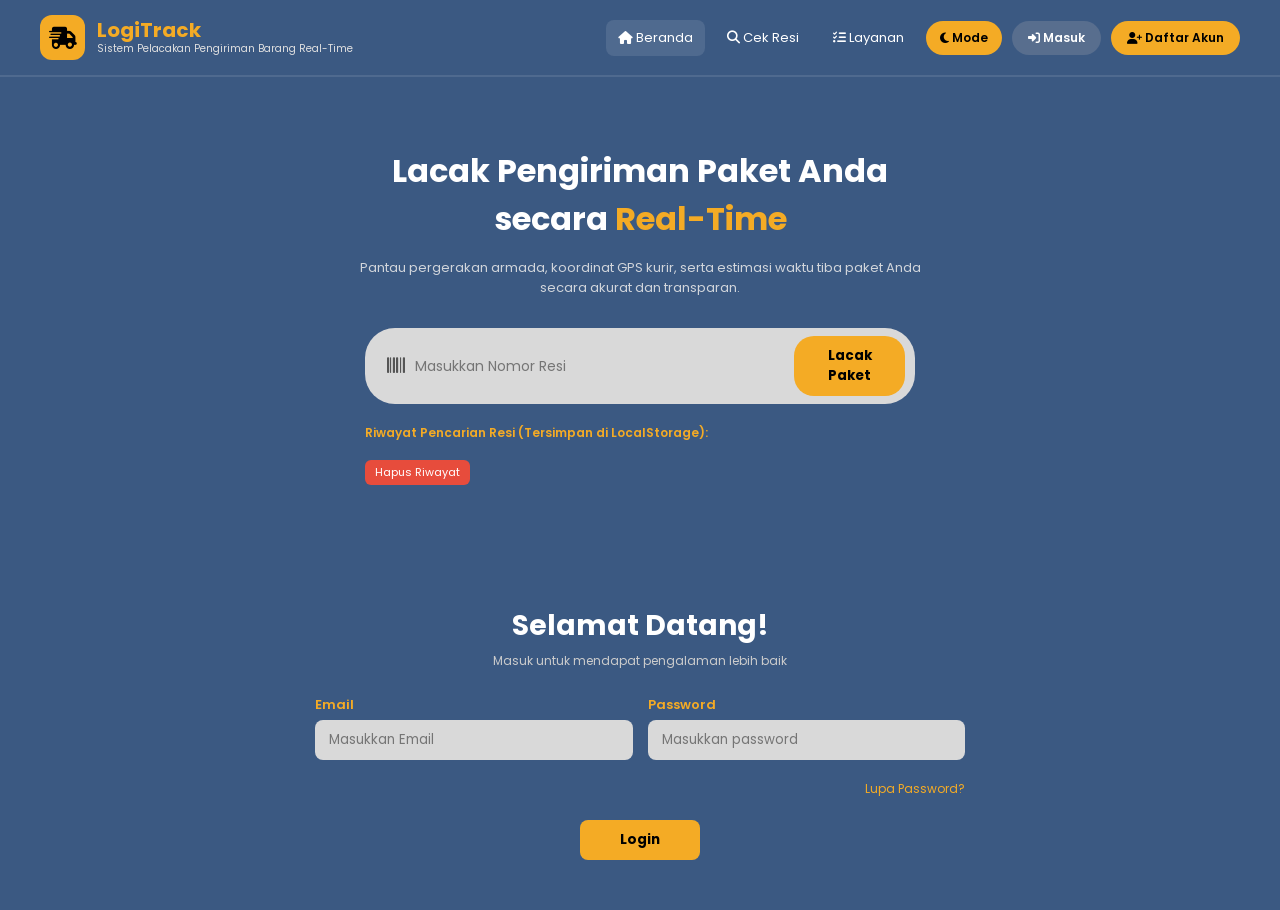
<file: LogiTrack/index.html>
<!DOCTYPE html>
<html lang="id">
<head>
  <meta charset="UTF-8">
  <meta name="viewport" content="width=device-width, initial-scale=1.0">
  <title>LogiTrack - Sistem Pelacakan Pengiriman Barang Real-Time</title>
  
  <!-- Font Awesome & Google Fonts -->
  <link rel="stylesheet" href="https://cdnjs.cloudflare.com/ajax/libs/font-awesome/6.4.0/css/all.min.css">
  <link href="https://fonts.googleapis.com/css2?family=Poppins:wght@400;500;600;700&display=swap" rel="stylesheet">
  
  <link rel="stylesheet" href="style.css">
</head>
<body>

  <div id="toast-container"></div>

  <!-- Navbar -->
  <header class="navbar">
    <div class="logo-container">
      <div class="logo-icon"><i class="fa-solid fa-truck-fast"></i></div>
      <div class="logo-text">
        <h1>LogiTrack</h1>
        <p>Sistem Pelacakan Pengiriman Barang Real-Time</p>
      </div>
    </div>

    <nav class="nav-menu">
      <a href="#hero" class="nav-link active"><i class="fa-solid fa-house"></i> Beranda</a>
      <a href="#hero" class="nav-link"><i class="fa-solid fa-magnifying-glass"></i> Cek Resi</a>
      <a href="#dashboard" class="nav-link"><i class="fa-solid fa-list-check"></i> Layanan</a>
      
      <button id="btn-theme" class="btn-theme"><i class="fa-solid fa-moon"></i> Mode</button>
      <a href="#login" class="btn-nav btn-masuk"><i class="fa-solid fa-right-to-bracket"></i> Masuk</a>
      <a href="#register" class="btn-nav btn-daftar"><i class="fa-solid fa-user-plus"></i> Daftar Akun</a>
    </nav>
  </header>

  <!-- Section 1: Hero & Cek Resi -->
  <section id="hero" class="hero-section">
    <div class="hero-content">
      <h2>Lacak Pengiriman Paket Anda<br>secara <span class="highlight">Real-Time</span></h2>
      <p class="hero-desc">
        Pantau pergerakan armada, koordinat GPS kurir, serta estimasi waktu tiba paket Anda secara akurat dan transparan.
      </p>

      <div class="search-box">
        <i class="fa-solid fa-barcode search-icon"></i>
        <input type="text" id="input-resi" placeholder="Masukkan Nomor Resi">
        <button id="btn-lacak" class="btn-lacak">Lacak Paket</button>
      </div>

      <!-- Riwayat Pencarian Resi -->
      <div class="history-wrapper">
        <p class="history-title">Riwayat Pencarian Resi (Tersimpan di LocalStorage):</p>
        <div id="history-list" class="history-list"></div>
        <button id="btn-clear-history" style="margin-top: 10px; background: #e74c3c; color: white; border: none; padding: 4px 10px; border-radius: 6px; cursor: pointer; font-size: 11px;">Hapus Riwayat</button>
      </div>
    </div>
  </section>

  <!-- Section 2: Halaman Login -->
  <section id="login" class="form-section">
    <div class="form-container">
      <h3>Selamat Datang!</h3>
      <p class="form-subtitle">Masuk untuk mendapat pengalaman lebih baik</p>

      <form id="form-login">
        <div class="form-row">
          <div class="form-group">
            <label>Email</label>
            <input type="email" id="login-email" placeholder="Masukkan Email" required>
          </div>
          <div class="form-group">
            <label>Password</label>
            <input type="password" id="login-pass" placeholder="Masukkan password" required>
          </div>
        </div>
        <div class="forgot-pass"><a href="#">Lupa Password?</a></div>
        <button type="submit" class="btn-submit">Login</button>
      </form>
    </div>
  </section>

  <!-- Script JavaScript Utama -->
  <script src="script.js"></script>
</body>
</html>
</file>
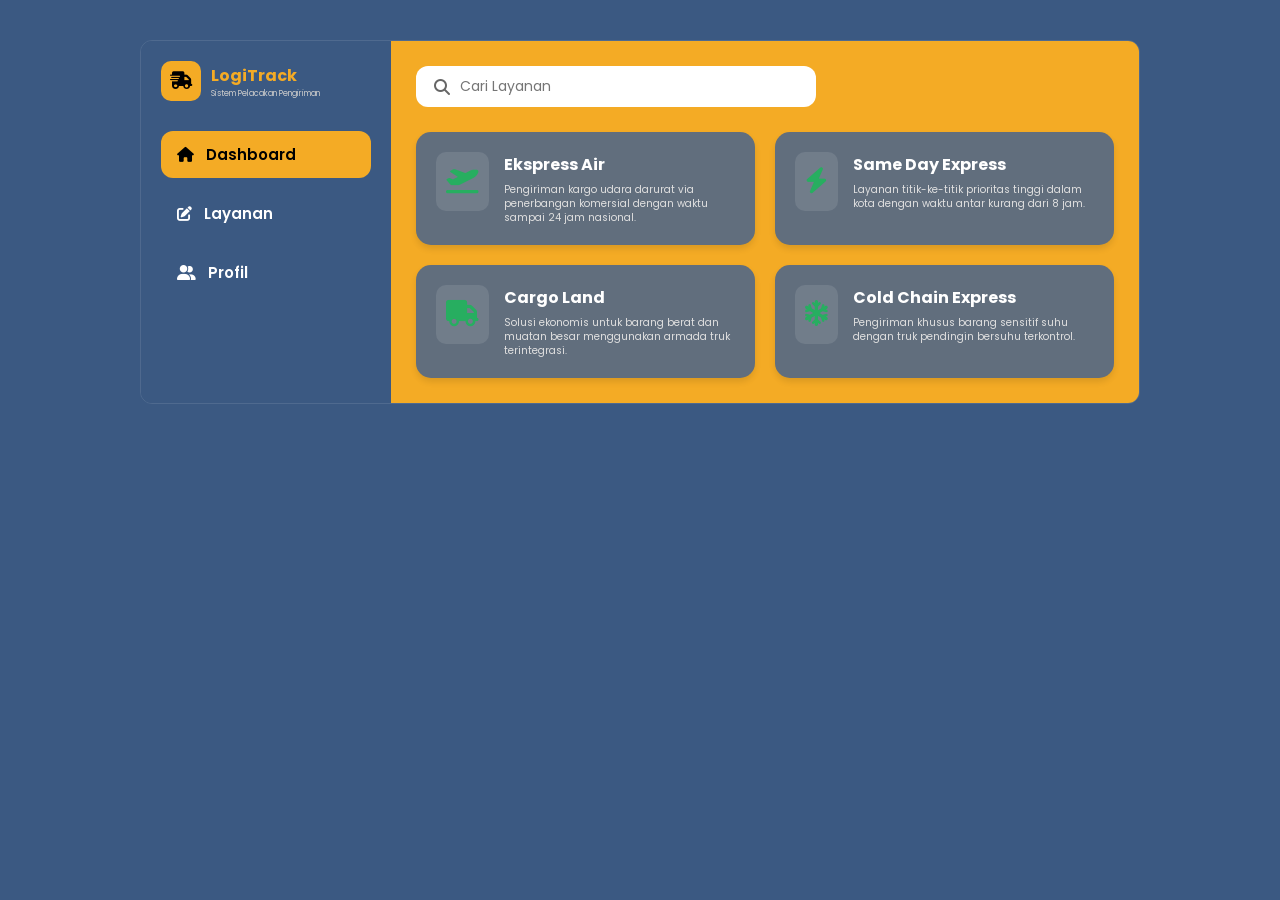
<file: LogiTrack/dashboard.html>
<!DOCTYPE html>
<html lang="id">
<head>
  <meta charset="UTF-8">
  <meta name="viewport" content="width=device-width, initial-scale=1.0">
  <title>LogiTrack - Dashboard</title>
  <link rel="stylesheet" href="https://cdnjs.cloudflare.com/ajax/libs/font-awesome/6.4.0/css/all.min.css">
  <link href="https://fonts.googleapis.com/css2?family=Poppins:wght@400;500;600;700&display=swap" rel="stylesheet">
  <style>
    * { margin: 0; padding: 0; box-sizing: border-box; font-family: 'Poppins', sans-serif; }
    body { background-color: #3b5982; color: #ffffff; min-height: 100vh; padding: 20px; }

    .dashboard-wrapper {
      display: flex; max-width: 1000px; margin: 20px auto;
      border-radius: 12px; overflow: hidden; border: 1px solid rgba(255, 255, 255, 0.1);
    }

    /* Sidebar */
    .sidebar { width: 250px; background-color: #3b5982; padding: 20px; }
    .sidebar-logo { display: flex; align-items: center; gap: 10px; margin-bottom: 30px; }
    .logo-icon {
      background-color: #f4ab25; color: #000; width: 40px; height: 40px;
      border-radius: 10px; display: flex; align-items: center; justify-content: center; font-size: 18px;
    }
    .logo-text h2 { font-size: 16px; color: #f4ab25; }
    .logo-text p { font-size: 8px; color: #ccc; }

    .sidebar-menu { list-style: none; }
    .sidebar-menu li { margin-bottom: 12px; }
    .sidebar-menu a {
      display: flex; align-items: center; gap: 12px; color: #ffffff;
      text-decoration: none; font-size: 15px; font-weight: 600; padding: 12px 16px; border-radius: 12px;
    }
    .sidebar-menu li.active a { background-color: #f4ab25; color: #000000; }

    /* Main Content Area */
    .dashboard-content { flex: 1; background-color: #f4ab25; padding: 25px; color: #333; }
    .search-bar {
      background-color: #ffffff; padding: 10px 18px; border-radius: 12px;
      display: flex; align-items: center; gap: 10px; margin-bottom: 25px; max-width: 400px;
    }
    .search-bar input { border: none; outline: none; width: 100%; font-size: 14px; }

    .services-grid { display: grid; grid-template-columns: 1fr 1fr; gap: 20px; }
    .service-card {
      background-color: #616e7d; border-radius: 15px; padding: 20px;
      display: flex; gap: 15px; align-items: flex-start; color: #ffffff;
      box-shadow: 0 4px 6px rgba(0,0,0,0.1);
    }
    .card-icon {
      font-size: 26px; color: #27ae60; background-color: rgba(255, 255, 255, 0.1);
      padding: 10px; border-radius: 10px;
    }
    .card-text h3 { font-size: 16px; margin-bottom: 6px; }
    .card-text p { font-size: 10px; line-height: 1.4; color: #e0e0e0; }
  </style>
</head>
<body>

  <div class="dashboard-wrapper">
    <!-- Sidebar -->
    <aside class="sidebar">
      <div class="sidebar-logo">
        <div class="logo-icon"><i class="fa-solid fa-truck-fast"></i></div>
        <div class="logo-text">
          <h2>LogiTrack</h2>
          <p>Sistem Pelacakan Pengiriman</p>
        </div>
      </div>
      <ul class="sidebar-menu">
        <li class="active"><a href="dashboard.html"><i class="fa-solid fa-house"></i> Dashboard</a></li>
        <li><a href="layanan.html"><i class="fa-solid fa-pen-to-square"></i> Layanan</a></li>
        <li><a href="profil.html"><i class="fa-solid fa-user-group"></i> Profil</a></li>
      </ul>
    </aside>

    <!-- Content -->
    <main class="dashboard-content">
      <div class="search-bar">
        <i class="fa-solid fa-magnifying-glass" style="color: #666;"></i>
        <input type="text" placeholder="Cari Layanan">
      </div>

      <div class="services-grid">
        <div class="service-card">
          <div class="card-icon"><i class="fa-solid fa-plane-departure"></i></div>
          <div class="card-text">
            <h3>Ekspress Air</h3>
            <p>Pengiriman kargo udara darurat via penerbangan komersial dengan waktu sampai 24 jam nasional.</p>
          </div>
        </div>

        <div class="service-card">
          <div class="card-icon"><i class="fa-solid fa-bolt"></i></div>
          <div class="card-text">
            <h3>Same Day Express</h3>
            <p>Layanan titik-ke-titik prioritas tinggi dalam kota dengan waktu antar kurang dari 8 jam.</p>
          </div>
        </div>

        <div class="service-card">
          <div class="card-icon"><i class="fa-solid fa-truck"></i></div>
          <div class="card-text">
            <h3>Cargo Land</h3>
            <p>Solusi ekonomis untuk barang berat dan muatan besar menggunakan armada truk terintegrasi.</p>
          </div>
        </div>

        <div class="service-card">
          <div class="card-icon"><i class="fa-solid fa-snowflake"></i></div>
          <div class="card-text">
            <h3>Cold Chain Express</h3>
            <p>Pengiriman khusus barang sensitif suhu dengan truk pendingin bersuhu terkontrol.</p>
          </div>
        </div>
      </div>
    </main>
  </div>

</body>
</html>
</file>
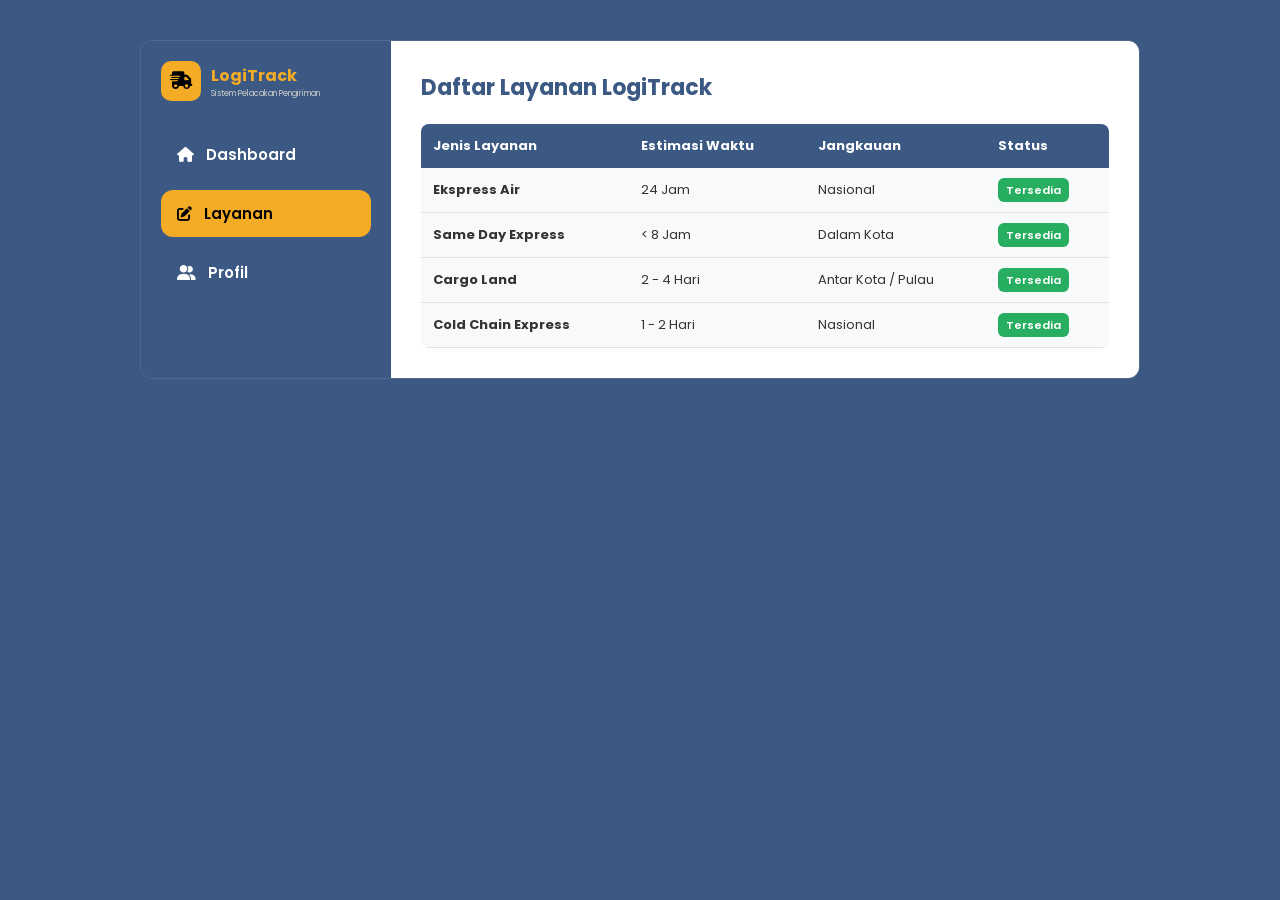
<file: LogiTrack/layanan.html>
<!DOCTYPE html>
<html lang="id">
<head>
  <meta charset="UTF-8">
  <meta name="viewport" content="width=device-width, initial-scale=1.0">
  <title>LogiTrack - Layanan</title>
  <link rel="stylesheet" href="https://cdnjs.cloudflare.com/ajax/libs/font-awesome/6.4.0/css/all.min.css">
  <link href="https://fonts.googleapis.com/css2?family=Poppins:wght@400;500;600;700&display=swap" rel="stylesheet">
  <style>
    * { margin: 0; padding: 0; box-sizing: border-box; font-family: 'Poppins', sans-serif; }
    body { background-color: #3b5982; color: #ffffff; min-height: 100vh; padding: 20px; }

    .dashboard-wrapper {
      display: flex; max-width: 1000px; margin: 20px auto;
      border-radius: 12px; overflow: hidden; border: 1px solid rgba(255, 255, 255, 0.1);
    }

    .sidebar { width: 250px; background-color: #3b5982; padding: 20px; }
    .sidebar-logo { display: flex; align-items: center; gap: 10px; margin-bottom: 30px; }
    .logo-icon {
      background-color: #f4ab25; color: #000; width: 40px; height: 40px;
      border-radius: 10px; display: flex; align-items: center; justify-content: center; font-size: 18px;
    }
    .logo-text h2 { font-size: 16px; color: #f4ab25; }
    .logo-text p { font-size: 8px; color: #ccc; }

    .sidebar-menu { list-style: none; }
    .sidebar-menu li { margin-bottom: 12px; }
    .sidebar-menu a {
      display: flex; align-items: center; gap: 12px; color: #ffffff;
      text-decoration: none; font-size: 15px; font-weight: 600; padding: 12px 16px; border-radius: 12px;
    }
    .sidebar-menu li.active a { background-color: #f4ab25; color: #000000; }

    .dashboard-content { flex: 1; background-color: #ffffff; padding: 30px; color: #333; }
    .dashboard-content h2 { color: #3b5982; margin-bottom: 20px; font-size: 22px; }

    .service-table {
      width: 100%; border-collapse: collapse; background-color: #f8f9fa;
      border-radius: 8px; overflow: hidden; font-size: 13px;
    }
    .service-table th { background-color: #3b5982; color: #ffffff; text-align: left; padding: 12px; }
    .service-table td { padding: 12px; border-bottom: 1px solid #e0e0e0; }
    .status-tag {
      background-color: #27ae60; color: #fff; padding: 4px 8px;
      border-radius: 6px; font-size: 11px; font-weight: 600;
    }
  </style>
</head>
<body>

  <div class="dashboard-wrapper">
    <!-- Sidebar -->
    <aside class="sidebar">
      <div class="sidebar-logo">
        <div class="logo-icon"><i class="fa-solid fa-truck-fast"></i></div>
        <div class="logo-text">
          <h2>LogiTrack</h2>
          <p>Sistem Pelacakan Pengiriman</p>
        </div>
      </div>
      <ul class="sidebar-menu">
        <li><a href="dashboard.html"><i class="fa-solid fa-house"></i> Dashboard</a></li>
        <li class="active"><a href="layanan.html"><i class="fa-solid fa-pen-to-square"></i> Layanan</a></li>
        <li><a href="profil.html"><i class="fa-solid fa-user-group"></i> Profil</a></li>
      </ul>
    </aside>

    <!-- Content -->
    <main class="dashboard-content">
      <h2>Daftar Layanan LogiTrack</h2>
      <table class="service-table">
        <thead>
          <tr>
            <th>Jenis Layanan</th>
            <th>Estimasi Waktu</th>
            <th>Jangkauan</th>
            <th>Status</th>
          </tr>
        </thead>
        <tbody>
          <tr>
            <td><strong>Ekspress Air</strong></td>
            <td>24 Jam</td>
            <td>Nasional</td>
            <td><span class="status-tag">Tersedia</span></td>
          </tr>
          <tr>
            <td><strong>Same Day Express</strong></td>
            <td>< 8 Jam</td>
            <td>Dalam Kota</td>
            <td><span class="status-tag">Tersedia</span></td>
          </tr>
          <tr>
            <td><strong>Cargo Land</strong></td>
            <td>2 - 4 Hari</td>
            <td>Antar Kota / Pulau</td>
            <td><span class="status-tag">Tersedia</span></td>
          </tr>
          <tr>
            <td><strong>Cold Chain Express</strong></td>
            <td>1 - 2 Hari</td>
            <td>Nasional</td>
            <td><span class="status-tag">Tersedia</span></td>
          </tr>
        </tbody>
      </table>
    </main>
  </div>

</body>
</html>
</file>
<file: LogiTrack/style.css>
* {
  margin: 0;
  padding: 0;
  box-sizing: border-box;
  font-family: 'Poppins', sans-serif;
}

body {
  background-color: #3b5982;
  color: #ffffff;
  min-height: 100vh;
}

/* Navbar */
.navbar {
  display: flex;
  justify-content: space-between;
  align-items: center;
  padding: 15px 40px;
  background-color: #3b5982;
  border-bottom: 2px solid rgba(255, 255, 255, 0.1);
}

.logo-container { display: flex; align-items: center; gap: 12px; }
.logo-icon {
  background-color: #f4ab25;
  color: #000;
  width: 45px;
  height: 45px;
  border-radius: 12px;
  display: flex;
  align-items: center;
  justify-content: center;
  font-size: 22px;
}
.logo-icon.small { width: 35px; height: 35px; font-size: 16px; }
.logo-text h1 { font-size: 20px; color: #f4ab25; font-weight: 700; line-height: 1.1; }
.logo-text p { font-size: 10px; color: #e0e0e0; }

.nav-menu { display: flex; align-items: center; gap: 10px; }
.nav-link {
  color: #ffffff;
  text-decoration: none;
  font-size: 13px;
  padding: 8px 12px;
  border-radius: 8px;
}
.nav-link.active, .nav-link:hover { background-color: rgba(255, 255, 255, 0.1); }

.btn-nav {
  text-decoration: none;
  font-size: 12px;
  padding: 8px 16px;
  border-radius: 20px;
  font-weight: 600;
}
.btn-masuk { background-color: #586e8e; color: #ffffff; }
.btn-daftar { background-color: #f4ab25; color: #000000; }
.btn-theme {
  background-color: #f4ab25;
  color: #000000;
  border: none;
  padding: 8px 14px;
  border-radius: 20px;
  font-size: 12px;
  font-weight: 600;
  cursor: pointer;
}

/* Hero Section */
.hero-section { padding: 70px 20px; text-align: center; }
.hero-content h2 { font-size: 32px; font-weight: 700; margin-bottom: 15px; }
.hero-content .highlight { color: #f4ab25; }
.hero-desc { max-width: 600px; margin: 0 auto 30px auto; font-size: 13px; color: #d1d5db; }

.search-box {
  background-color: #d9d9d9;
  max-width: 550px;
  margin: 0 auto;
  padding: 8px 10px;
  border-radius: 30px;
  display: flex;
  align-items: center;
  gap: 10px;
}
.search-icon { color: #555; font-size: 18px; margin-left: 12px; }
.search-box input {
  border: none; outline: none; background: transparent; width: 100%; font-size: 14px; color: #333;
}
.btn-lacak {
  background-color: #f4ab25;
  border: none; padding: 10px 24px; border-radius: 20px; font-weight: 700; cursor: pointer; color: #000;
}

/* Form Sections */
.form-section { padding: 50px 20px; display: flex; justify-content: center; }
.form-container { width: 100%; max-width: 650px; text-align: center; }
.form-container h3 { font-size: 28px; margin-bottom: 5px; }
.form-subtitle { font-size: 12px; color: #ccc; margin-bottom: 25px; }
.form-row { display: flex; gap: 15px; margin-bottom: 15px; }
.form-group { flex: 1; text-align: left; }
.form-group label { display: block; font-size: 13px; color: #f4ab25; margin-bottom: 5px; font-weight: 600; }
.form-group input {
  width: 100%; padding: 10px 14px; border-radius: 8px; border: none; background: #d9d9d9; outline: none;
}
.forgot-pass { text-align: right; margin-bottom: 20px; }
.forgot-pass a { color: #f4ab25; text-decoration: none; font-size: 12px; }
.btn-submit {
  background-color: #f4ab25; color: #000; font-weight: 700; padding: 10px 40px; border: none; border-radius: 8px; cursor: pointer;
}

/* Dashboard Section */
.dashboard-section { padding: 40px 20px; display: flex; justify-content: center; }
.dashboard-wrapper { display: flex; width: 100%; max-width: 900px; background-color: #3b5982; border-radius: 12px; overflow: hidden; border: 1px solid rgba(255,255,255,0.1); }
.sidebar { width: 240px; padding: 20px; border-right: 2px solid rgba(255,255,255,0.1); }
.sidebar-logo { display: flex; align-items: center; gap: 10px; margin-bottom: 25px; }
.sidebar-logo h2 { font-size: 15px; color: #f4ab25; }
.sidebar-logo p { font-size: 8px; color: #ccc; }
.sidebar-menu { list-style: none; }
.sidebar-menu li { margin-bottom: 10px; }
.sidebar-menu a { display: flex; align-items: center; gap: 10px; color: #fff; text-decoration: none; font-size: 14px; padding: 10px 14px; border-radius: 8px; }
.sidebar-menu li.active a { background-color: #f4ab25; color: #000; }

.dashboard-content { flex: 1; background-color: #f4ab25; padding: 20px; color: #333; }
.search-bar-dashboard { background-color: #fff; padding: 8px 14px; border-radius: 8px; display: flex; align-items: center; gap: 10px; margin-bottom: 20px; max-width: 300px; }
.search-bar-dashboard input { border: none; outline: none; width: 100%; }
.services-grid { display: grid; grid-template-columns: 1fr 1fr; gap: 15px; }
.service-card { background-color: #616e7d; border-radius: 10px; padding: 15px; display: flex; gap: 12px; color: #fff; }
.card-icon { font-size: 22px; color: #27ae60; }
.card-text h3 { font-size: 14px; margin-bottom: 4px; }
.card-text p { font-size: 10px; color: #e0e0e0; }

/* Light Mode Toggle (DOM 2) */
body.light-mode { background-color: #f4f6f9; color: #2c3e50; }
body.light-mode .navbar { background-color: #ffffff; border-bottom-color: #e0e0e0; }
body.light-mode .hero-desc { color: #555; }

/* Riwayat Resi Dinamis (DOM 3) */
.history-wrapper { max-width: 550px; margin: 20px auto 0 auto; text-align: left; }
.history-title { font-size: 12px; color: #f4ab25; margin-bottom: 8px; font-weight: 600; }
.history-list { display: flex; flex-wrap: wrap; gap: 8px; }
.history-tag { background: rgba(255,255,255,0.2); padding: 4px 12px; border-radius: 15px; font-size: 11px; cursor: pointer; }
.history-tag:hover { background: #f4ab25; color: #000; }

/* Toast Notification (Pure JS) */
#toast-container { position: fixed; bottom: 20px; right: 20px; z-index: 9999; display: flex; flex-direction: column; gap: 10px; }
.toast { min-width: 250px; padding: 12px 18px; border-radius: 8px; color: #fff; font-size: 13px; font-weight: 500; display: flex; align-items: center; gap: 10px; box-shadow: 0 4px 10px rgba(0,0,0,0.2); animation: slideIn 0.3s ease, fadeOut 0.5s ease 2.5s forwards; }
.toast-success { background-color: #27ae60; }
.toast-error { background-color: #e74c3c; }
.toast-info { background-color: #2980b9; }

@keyframes slideIn { from { transform: translateX(100%); opacity: 0; } to { transform: translateX(0); opacity: 1; } }
@keyframes fadeOut { from { opacity: 1; } to { opacity: 0; } }
</file>
